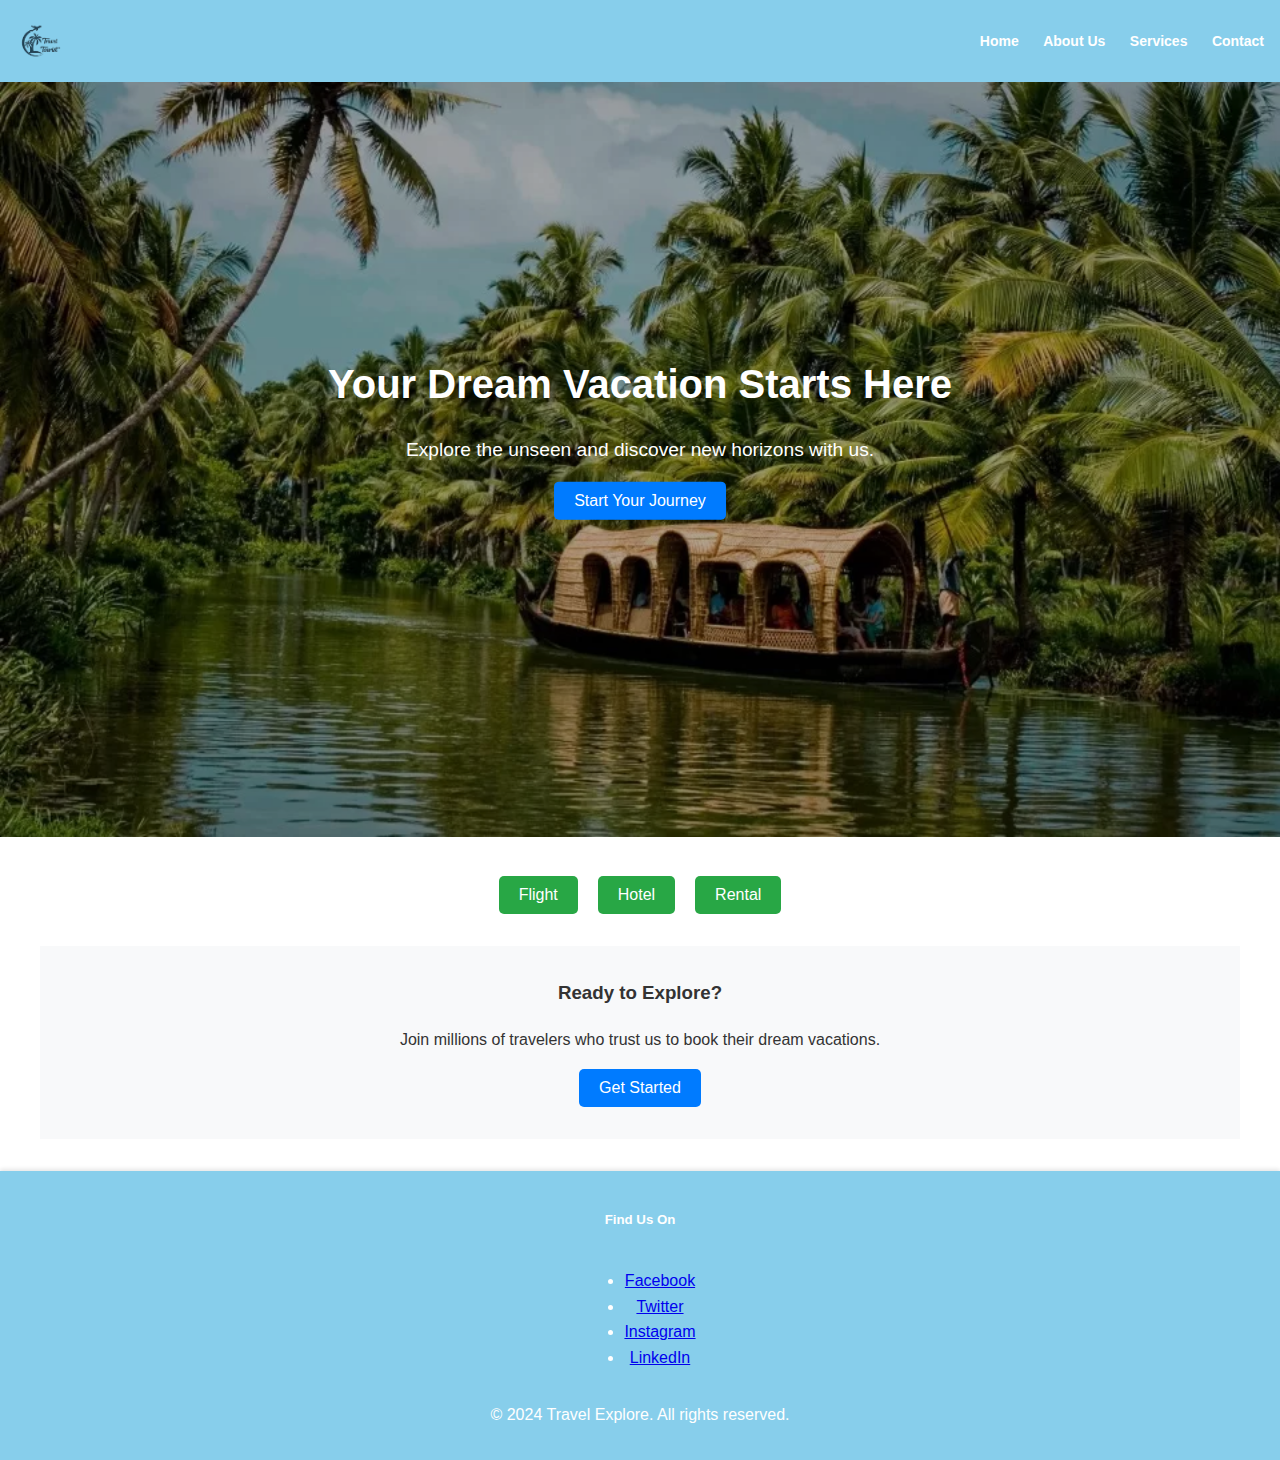
<file: Task1(LANDING PAGE)/index.html>
<!DOCTYPE html>
<html lang="en">
<head>
    <meta charset="UTF-8">
    <meta name="viewport" content="width=device-width, initial-scale=1.0">
    <title>Travel: Explore the Unseen</title>
    <link rel="stylesheet" href="./style.css">
</head>
<body>
    <!-- Navigation Bar -->
    <header>
        <div class="nav">
            <img id="logo" src="./logo1.png" alt="Company Logo">
            <nav>
                <ul class="nav-links">
                    <li><a href="#home">Home</a></li>
                    <li><a href="#about">About Us</a></li>
                    <li><a href="#services">Services</a></li>
                    <li><a href="#contact">Contact</a></li>
                </ul>
            </nav>
        </div>
        <img class="hero-image" src="./varanasiexpressway.jpg" alt="varanasiexpressway">
        <div class="hero-text">
            <h1>Your Dream Vacation Starts Here</h1>
            <p>Explore the unseen and discover new horizons with us.</p>
            <button class="cta-button">Start Your Journey</button>
        </div>
    </header>

    <main>
        <!-- Service Buttons -->
        <div class="button-container">
            <button class="button" onclick="openLink(event, 'Flight')">Flight</button>
            <button class="button" onclick="openLink(event, 'Hotel')">Hotel</button>
            <button class="button" onclick="openLink(event, 'Car')">Rental</button>
        </div>

        <!-- Flight Section -->
        <section id="Flight" class="section flight">
            <h3>Travel the World with Us</h3>
            <div class="input-group">
                <div class="input-box">
                    <label for="depart">From</label>
                    <input id="depart" class="input-field" type="text" placeholder="Departing from">
                </div>
                <div class="input-box">
                    <label for="arrive">To</label>
                    <input id="arrive" class="input-field" type="text" placeholder="Arriving at">
                </div>
            </div>
            <button class="action-button">Search and Find Dates</button>
        </section>

        <!-- Hotel Section -->
        <section id="Hotel" class="section hotel">
            <h3>Find the Best Hotels</h3>
            <p>Book a hotel with us and get the best fares and promotions.</p>
            <p>We know hotels – we know comfort.</p>
            <button class="action-button">Search Hotels</button>
        </section>

        <!-- Car Rental Section -->
        <section id="Car" class="section car">
            <h3>Best Car Rental in the World!</h3>
            <p><span class="discount">DISCOUNT!</span> Special offer if you book today: 25% off anywhere in the world with CarServiceRentalRUs</p>
            <input class="input-field pickup" type="text" placeholder="Pick-up point">
            <button class="action-button">Search Availability</button>
        </section>

        <!-- Call to Action Section -->
        <section id="cta" class="cta">
            <h3>Ready to Explore?</h3>
            <p>Join millions of travelers who trust us to book their dream vacations.</p>
            <button class="cta-button">Get Started</button>
        </section>
    </main>

    <!-- Footer -->
    <footer>
        <div class="footer-content">
            <h5>Find Us On</h5>
            <ul class="social-links">
                <li><a href="#">Facebook</a></li>
                <li><a href="#">Twitter</a></li>
                <li><a href="#">Instagram</a></li>
                <li><a href="#">LinkedIn</a></li>
            </ul>
        </div>
        <p>&copy; 2024 Travel Explore. All rights reserved.</p>
    </footer>

    <script>
        function openLink(event, sectionId) {
            const sections = document.querySelectorAll('.section');
            sections.forEach(section => {
                section.style.display = 'none';
            });

            const targetSection = document.getElementById(sectionId);
            targetSection.style.display = 'block';
        }
    </script>
</body>
</html>
</file>
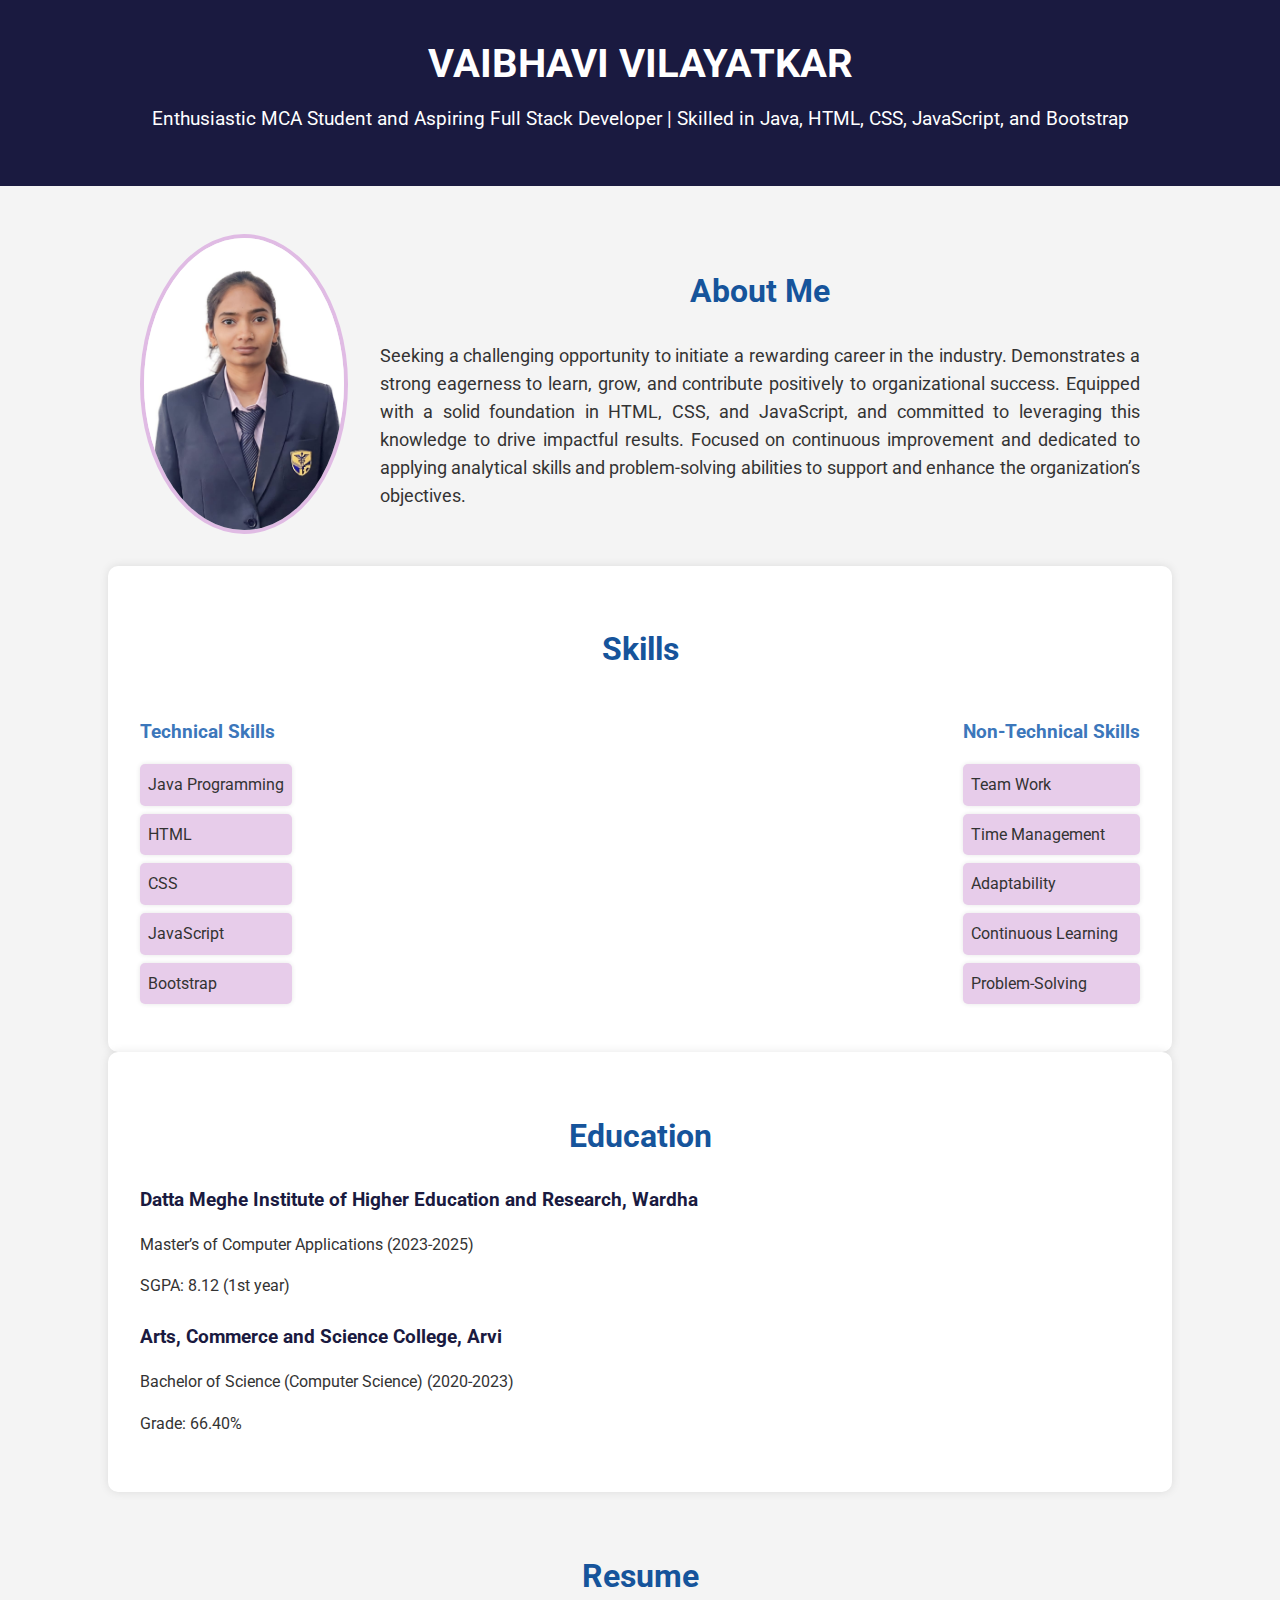
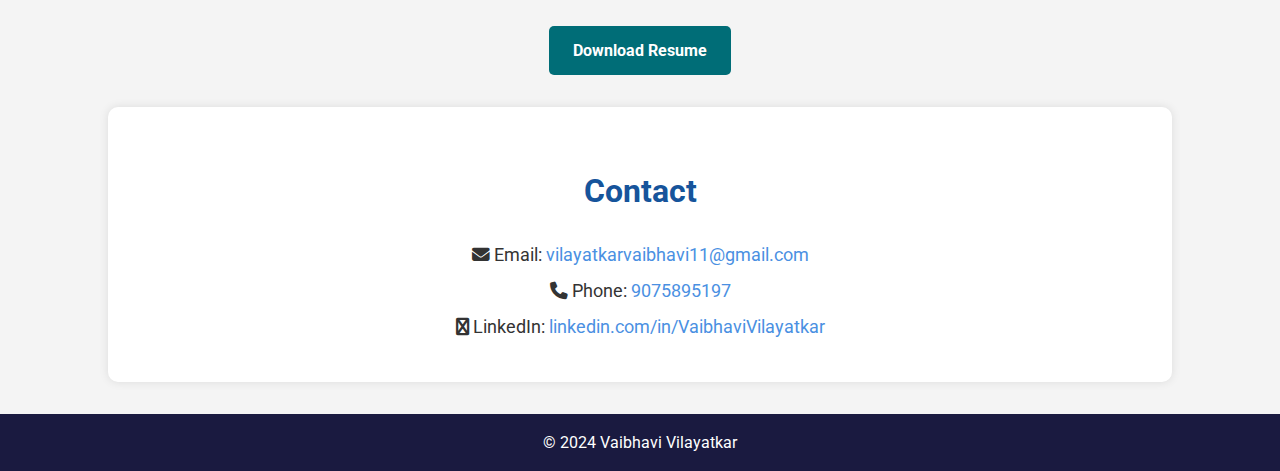
<file: Task2(PORTFOLIO)/index.html>
<!DOCTYPE html>
<html lang="en">

<head>
    <meta charset="UTF-8">
    <meta name="viewport" content="width=device-width, initial-scale=1.0">
    <title>Vaibhavi Vilayatkar - Portfolio</title>
    <link rel="stylesheet" href="./style.css">
    <link href="https://fonts.googleapis.com/css2?family=Roboto:wght@400;700&display=swap" rel="stylesheet">
    <link href="https://cdnjs.cloudflare.com/ajax/libs/font-awesome/6.1.1/css/all.min.css" rel="stylesheet">
</head>

<body>
    <header>
        <div class="header-content">
            <h1>VAIBHAVI VILAYATKAR</h1>
            <p>Enthusiastic MCA Student and Aspiring Full Stack Developer | Skilled in Java, HTML, CSS, JavaScript, and Bootstrap</p>
        </div>
    </header>

    <section id="about">
        <img src="./vaibhavi.jpg" alt="Vaibhavi Vilayatkar" class="profile-image">
        <div class="about-content">
            <h2>About Me</h2>
            <p>Seeking a challenging opportunity to initiate a rewarding career in the industry. Demonstrates a strong eagerness to learn, grow, and contribute positively to organizational success. Equipped with a solid foundation in HTML, CSS, and JavaScript, and committed to leveraging this knowledge to drive impactful results. Focused on continuous improvement and dedicated to applying analytical skills and problem-solving abilities to support and enhance the organization’s objectives.</p>
        </div>
    </section>

    <section id="skills">
        <h2>Skills</h2>
        <div class="skills-content">
            <div class="technical-skills">
                <h3>Technical Skills</h3>
                <ul>
                    <li>Java Programming</li>
                    <li>HTML</li>
                    <li>CSS</li>
                    <li>JavaScript</li>
                    <li>Bootstrap</li>
                </ul>
            </div>
            <div class="non-technical-skills">
                <h3>Non-Technical Skills</h3>
                <ul>
                    <li>Team Work</li>
                    <li>Time Management</li>
                    <li>Adaptability</li>
                    <li>Continuous Learning</li>
                    <li>Problem-Solving</li>
                </ul>
            </div>
        </div>
    </section>

    <section id="education">
        <h2>Education</h2>
        <div class="education-item">
            <h3>Datta Meghe Institute of Higher Education and Research, Wardha</h3>
            <p>Master’s of Computer Applications (2023-2025)</p>
            <p>SGPA: 8.12 (1st year)</p>
        </div>
        <div class="education-item">
            <h3>Arts, Commerce and Science College, Arvi</h3>
            <p>Bachelor of Science (Computer Science) (2020-2023)</p>
            <p>Grade: 66.40%</p>
        </div>
    </section>

    <section id="resume">
        <h2>Resume</h2>
        <a href="./RenderCV_EngineeringResumes_Theme.pdf" class="btn" download>Download Resume</a>
    </section>

    <section id="contact">
        <h2>Contact</h2>
        <div class="contact-info">
            <p><i class="fa fa-envelope"></i> Email: <a href="mailto:vilayatkarvaibhavi11@gmail.com">vilayatkarvaibhavi11@gmail.com</a></p>
            <p><i class="fa fa-phone"></i> Phone: <a href="tel:+919075895197">9075895197</a></p>
            <p><i class="fa fa-linkedin"></i> LinkedIn: <a href="https://www.linkedin.com/in/VaibhaviVilayatkar" target="_blank">linkedin.com/in/VaibhaviVilayatkar</a></p>
        </div>
    </section>

    <footer>
        <p>&copy; 2024 Vaibhavi Vilayatkar</p>
    </footer>
</body>

</html>
</file>
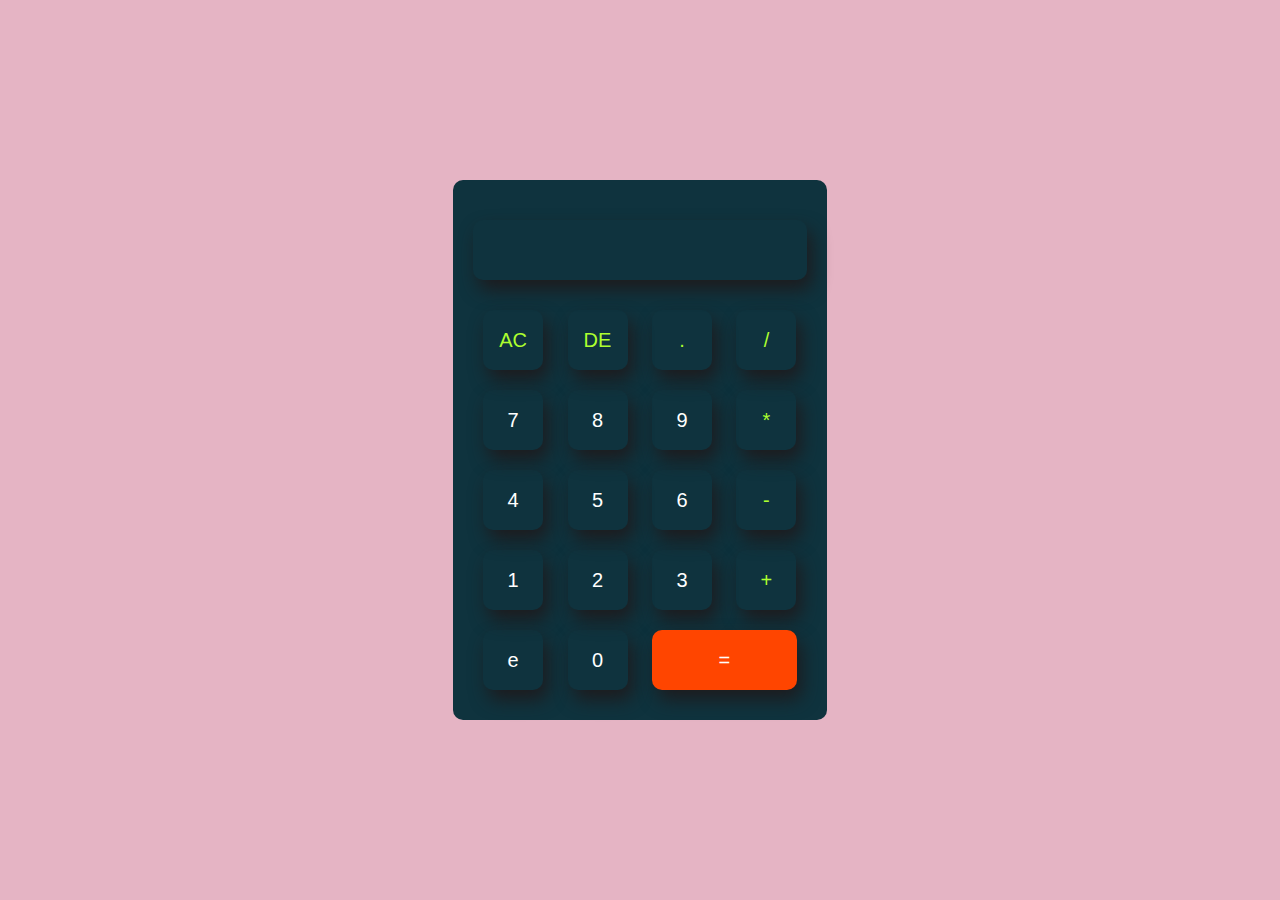
<file: Task3(CALCULATOR)/index.html>
<!DOCTYPE html>
<html lang="en">
<head>
    <meta charset="UTF-8">
    <meta name="viewport" content="width=device-width, initial-scale=1.0">
    <title>Calculator</title>
    <link href="./style.css" rel="stylesheet">
</head>
<body>
    <div class="container">
        <div class="calculator">
            <form class="dis">
                <div>
                    <input type="text" name="display" class="display">
                </div>
                <div>
                    <input type="button" value="AC" onclick="display.value = '' " class="operator">
                    <input type="button" value="DE" onclick="display.value = display.value.toString().slice
                    (0,-1) " class="operator">
                    <input type="button" value="." onclick="display.value += '.' " class="operator">
                    <input type="button" value="/" onclick="display.value += '/' " class="operator">
                </div>
                <div>
                    <input type="button" value="7" onclick="display.value += '7' ">
                    <input type="button" value="8" onclick="display.value += '8' ">
                    <input type="button" value="9" onclick="display.value += '9' ">
                    <input type="button" value="*" onclick="display.value += '*' " class="operator">
                </div>
                <div>
                    <input type="button" value="4" onclick="display.value += '4' ">
                    <input type="button" value="5" onclick="display.value += '5' ">
                    <input type="button" value="6" onclick="display.value += '6' ">
                    <input type="button" value="-" onclick="display.value += '-' " class="operator">
                </div>
                <div>
                    <input type="button" value="1" onclick="display.value += '1' ">
                    <input type="button" value="2" onclick="display.value += '2' ">
                    <input type="button" value="3" onclick="display.value += '3' ">
                    <input type="button" value="+" onclick="display.value += '+' " class="operator">
                </div>
                <div>
                    <input type="button" value="e" onclick="display.value += 'e' ">
                    <input type="button" value="0" onclick="display.value += '0' ">
                    <input class="equal" type="button" value="=" onclick="display.value = eval(display.value)">
                </div>

            </form>

        </div>

    </div>
</body>
</html>
</file>
<file: Task1(LANDING PAGE)/style.css>
/* General Styles */
body {
    font-family: Arial, sans-serif;
    margin: 0;
    padding: 0;
    color: #333333;
    line-height: 1.6;
}

header {
    position: relative;
    text-align: center;
    color: #fff;
}

.nav {
    display: flex;
    align-items: center;
    justify-content: space-between;
    padding: 1rem;
    background-color: skyblue;
    box-shadow: 0 2px 4px rgba(0, 0, 0, 0.1);
}

#logo {
    height: 50px;
}

nav {
    flex-grow: 1;
    text-align: right;
}

.nav-links {
    list-style: none;
    margin: 0;
    padding: 0;
}

.nav-links li {
    display: inline;
    margin-left: 20px;
}

.nav-links a {
    text-decoration: none;
    color: #fff;
    font-weight: bold;
    font-size: 14px;
}

.nav-links a:hover {
    color: #007bff;
}

.search-icon {
    height: 30px;
}

.hero-image {
    width: 100%;
    height: auto;
    filter: brightness(70%);
}

.hero-text {
    position: absolute;
    top: 50%;
    left: 50%;
    transform: translate(-50%, -50%);
    text-align: center;
    color: #fff;
}

.hero-text h1 {
    font-size: 2.5rem;
    margin-bottom: 0.5rem;
}

.hero-text p {
    font-size: 1.2rem;
    margin-bottom: 1rem;
}

.cta-button {
    background-color: #007bff;
    border: none;
    color: white;
    padding: 10px 20px;
    cursor: pointer;
    border-radius: 5px;
    font-size: 16px;
}

.cta-button:hover {
    background-color: #0056b3;
}

main {
    padding: 2rem;
    max-width: 1200px;
    margin: 0 auto;
}

.button-container {
    display: flex;
    justify-content: center;
    margin-bottom: 2rem;
}

.button {
    background-color: #28a745;
    border: none;
    color: white;
    padding: 10px 20px;
    margin: 0 10px;
    cursor: pointer;
    border-radius: 5px;
    font-size: 16px;
}

.button:hover {
    background-color: #218838;
}

.section {
    display: none;
    margin-bottom: 2rem;
}

.section h3 {
    margin-top: 0;
}

.input-group {
    display: flex;
    justify-content: space-between;
    margin-bottom: 1rem;
}

.input-box {
    flex: 1;
    margin-right: 10px;
}

.input-box:last-child {
    margin-right: 0;
}

label {
    display: block;
    margin-bottom: 0.5rem;
}

.input-field {
    width: 100%;
    padding: 8px;
    border: 1px solid #ddd;
    border-radius: 5px;
}

.action-button {
    background-color: #007bff;
    border: none;
    color: white;
    padding: 10px 20px;
    cursor: pointer;
    border-radius: 5px;
    font-size: 16px;
}

.action-button:hover {
    background-color: #0056b3;
}

.discount {
    color: #dc3545;
    font-weight: bold;
}

.cta {
    text-align: center;
    background-color: #f8f9fa;
    padding: 2rem 0;
    margin-top: 2rem;
}

.cta h3 {
    margin-top: 0;
}

footer {
    background-color: skyblue;
    color: #fff;
    text-align: center;
    padding: 1rem;
    box-shadow: 0 -2px 4px rgba(0, 0, 0, 0.1);
}

.footer-content {
    display: flex;
    justify-content: center;
    align-items: center;
    flex-direction: column;
}
</file>
<file: Task2(PORTFOLIO)/style.css>
/* General Styles */
body {
  font-family: 'Roboto', sans-serif;
  line-height: 1.6;
  margin: 0;
  padding: 0;
  color: #333;
  background-color: #f4f4f4;
}

header {
  background: #1A1A40;
  color: white;
  padding: 2rem 0;
  text-align: center;
  margin-bottom: 1rem;
}

.header-content h1 {
  margin: 0;
  font-size: 2.5rem;
}

.header-content p {
  font-size: 1.2rem;
  margin-top: 0.5rem;
}

section {
  padding: 2rem;
  margin: 0 auto;
  max-width: 1000px;
}

h2 {
  text-align: center;
  color: #16549b;
  margin-bottom: 1.5rem;
  font-size: 2rem;
}

/* About Section */
#about {
  display: flex;
  align-items: center;
  gap: 2rem;
}

.profile-image {
  max-width: 200px;
  border-radius: 50%;
  border: 4px solid #E0BBE4;
}

.about-content p {
  font-size: 1.1rem;
  text-align: justify;
}

/* Skills Section */
#skills {
  background: #fff;
  padding: 2rem;
  border-radius: 10px;
  box-shadow: 0 0 10px rgba(0, 0, 0, 0.1);
}

.skills-content {
  display: flex;
  justify-content: space-between;
}

.skills-content h3 {
  color: #3c77bb;
  margin-bottom: 1rem;
}

.skills-content ul {
  list-style-type: none;
  padding: 0;
}

.skills-content li {
  background:#e7ccea;
  margin: 0.5rem 0;
  padding: 0.5rem;
  border-radius: 5px;
  box-shadow: 0 0 5px rgba(0, 0, 0, 0.1);
}


/* Education Section */
#education {
  background: #fff;
  padding: 2rem;
  border-radius: 10px;
  box-shadow: 0 0 10px rgba(0, 0, 0, 0.1);
}

.education-item {
  margin-bottom: 1.5rem;
}

.education-item h3 {
  color: #1A1A40;
  margin-bottom: 0.5rem;
}

/* Resume Section */
#resume {
  text-align: center;
}

.btn {
  display: inline-block;
  padding: 0.75rem 1.5rem;
  background: #006D77;
  color: white;
  border-radius: 5px;
  text-decoration: none;
  font-weight: bold;
  transition: background 0.3s ease;
}

.btn:hover {
  background: #4A90E2;
}

/* Contact Section */
#contact {
  background: #fff;
  padding: 2rem;
  border-radius: 10px;
  box-shadow: 0 0 10px rgba(0, 0, 0, 0.1);
  text-align: center;
}

.contact-info p {
  font-size: 1.1rem;
  margin: 0.5rem 0;
}

.contact-info a {
  color: #4A90E2;
  text-decoration: none;
}

.contact-info a:hover {
  text-decoration: underline;
}

/* Footer */
footer {
  text-align: center;
  padding: 1rem;
  background: #1A1A40;
  color: white;
  margin-top: 2rem;
}

footer p {
  margin: 0;
}
</file>
<file: Task3(CALCULATOR)/style.css>
*{  
    margin: 0;
    padding: 0;
    font-family: Arial, Helvetica, sans-serif;
    box-sizing: border-box;
}
.container{
    width: 100%;
    height: 100vh;
    background: rgb(229, 180, 196);
    display: flex;
    align-items: center;
    justify-content: center;
}
.calculator{
    background: rgb(15, 51, 62);
    padding: 20px;
    border-radius: 10px;
}
form .dis{
    display: flex;
    justify-content: flex-end;
    margin: 20px 0;
    width: 100%;
    border: none;
    padding: 24px;
    background: transparent;
    cursor: pointer;
}
form input .display{
    text-align: right;
    flex: 1;
    font-size: 45px;
    box-shadow: none;
}
.calculator form input{
    border: 0;
    outline: 0;
    height: 60px;
    width: 60px;
    border-radius: 10px;
    box-shadow: 5px 10px 18px rgb(29, 28, 31);
    padding: 10px;
    background: transparent;
    font-size: 20px;
    color: white;
    margin: 10px;
}
form input.equal{
    width: 145px;
    background-color: orangered;
}

form input.operator{
    color: greenyellow;
}
form input.display{
    width: 100%;
    display: flex;
    justify-content: flex-end;
    margin: 20px 0;
    border: none;
    padding: 24px;
    background: transparent;
    cursor: pointer;
    
}
</file>
